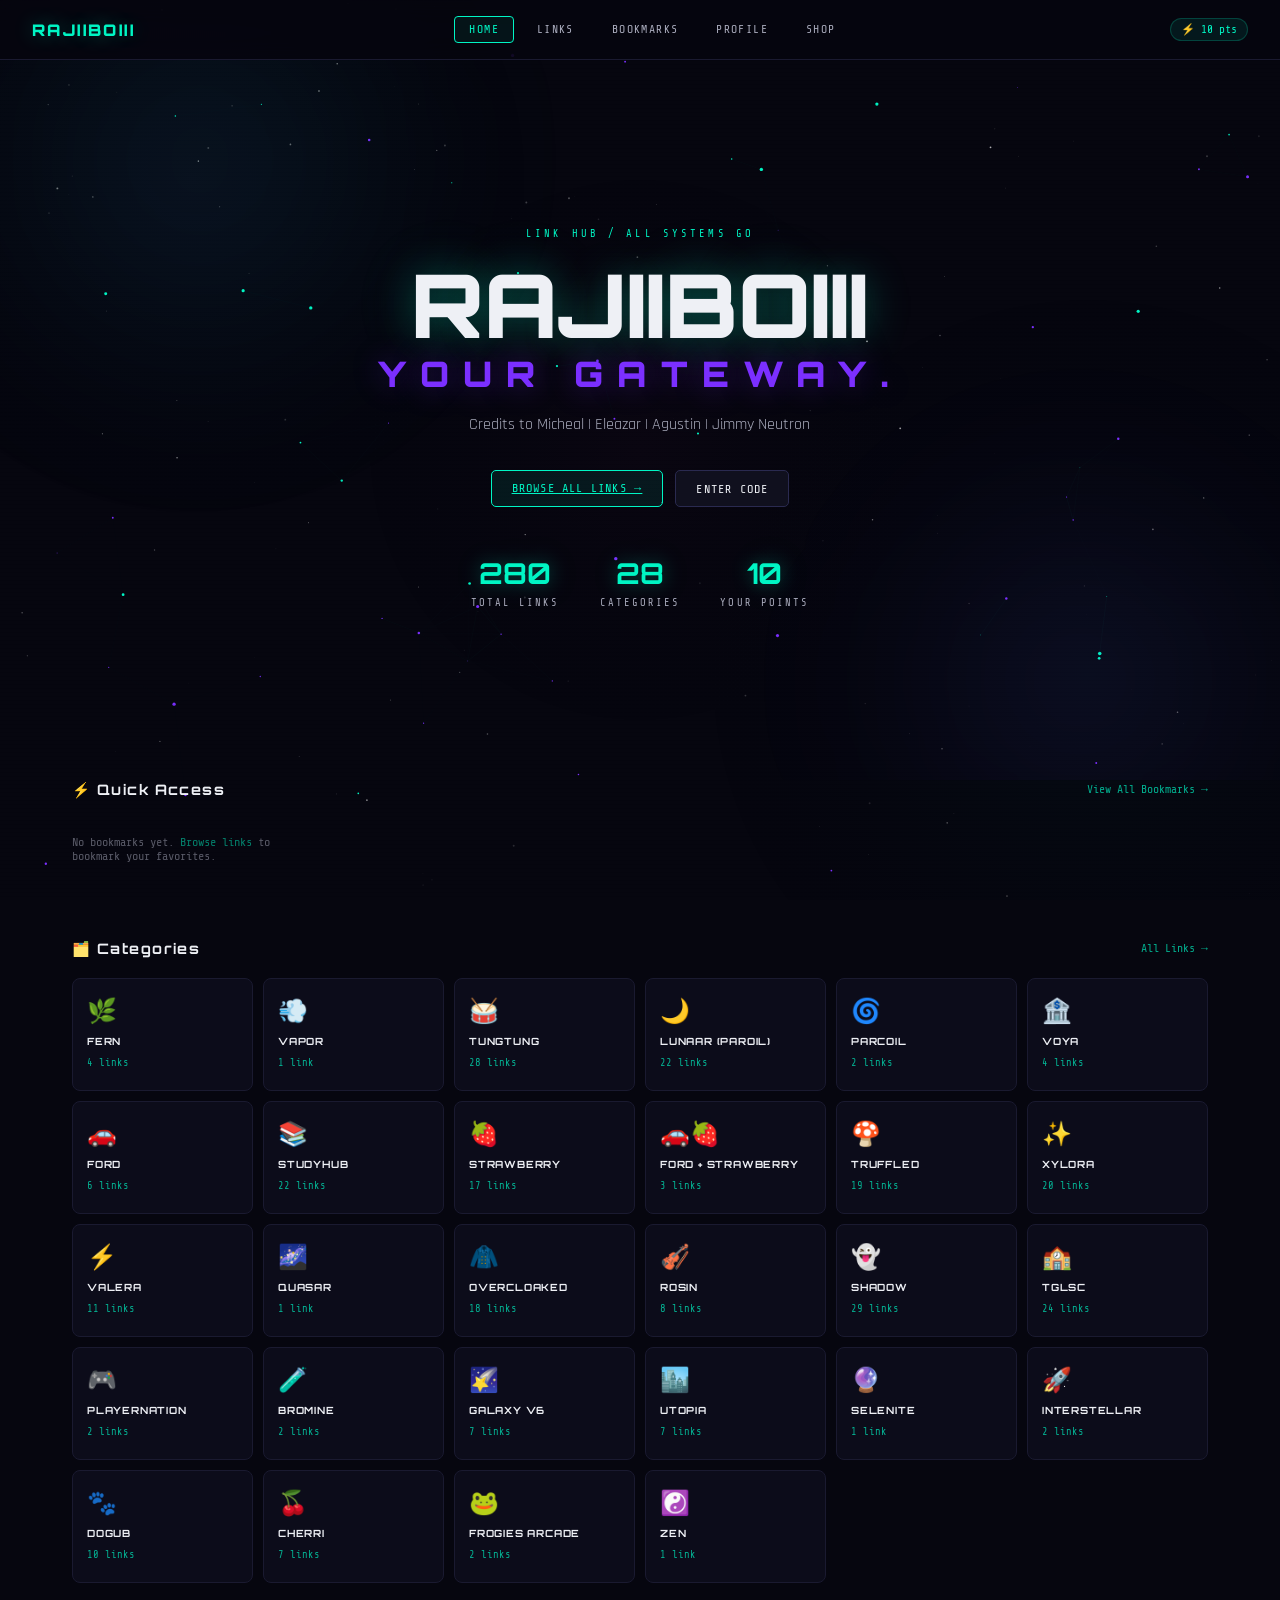
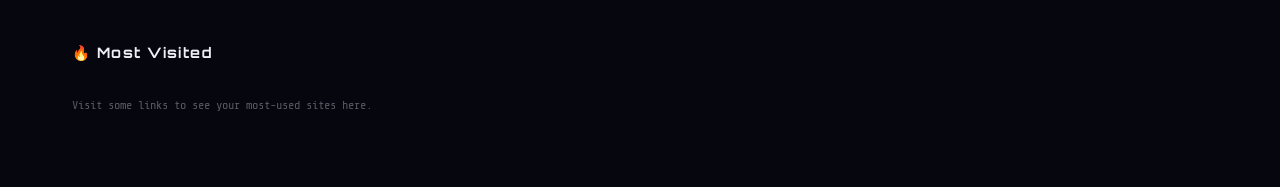
<file: V1.1/index.html>
<!DOCTYPE html>
<html lang="en">
<head>
  <meta charset="UTF-8">
  <meta name="viewport" content="width=device-width, initial-scale=1.0">
  <title>RAJIIBOIII — Hub</title>
  <link rel="stylesheet" href="css/shared.css">
  <link rel="stylesheet" href="css/home.css">
</head>
<body>
  <canvas id="bg-canvas"></canvas>
  <div class="scanline"></div>
  <div id="toast-container"></div>

  <!-- NAV -->
  <nav>
    <a href="index.html" class="nav-logo">RAJIIBOIII</a>
    <div class="nav-links">
      <a href="index.html" class="active">Home</a>
      <a href="pages/links.html">Links</a>
      <a href="pages/bookmarks.html">Bookmarks</a>
      <a href="pages/profile.html">Profile</a>
      <a href="pages/coming-soon.html">Shop</a>
    </div>
    <div class="nav-right">
      <span id="points-display">⚡ 0 pts</span>
      <span id="title-badge"></span>
    </div>
  </nav>

  <div class="page-wrap">
    <!-- HERO -->
    <section class="hero">
      <div class="hero-glow glow-1"></div>
      <div class="hero-glow glow-2"></div>
      <div class="hero-inner">
        <div class="hero-label">LINK HUB / ALL SYSTEMS GO</div>
        <h1 class="hero-title">
          <span class="hero-name">RAJIIBOIII</span><br>
          <span class="hero-sub">YOUR GATEWAY.</span>
        </h1>
        <p class="hero-desc">Credits to Micheal | Eleazar | Agustin | Jimmy Neutron</p>
        <div class="hero-actions">
          <a href="pages/links.html" class="btn primary">Browse All Links →</a>
          <button class="btn" onclick="openCodeModal()">Enter Code</button>
        </div>
        <div class="hero-stats">
          <div class="stat-item">
            <span class="stat-num" id="total-links-count">—</span>
            <span class="stat-label">Total Links</span>
          </div>
          <div class="stat-item">
            <span class="stat-num" id="total-cats-count">—</span>
            <span class="stat-label">Categories</span>
          </div>
          <div class="stat-item">
            <span class="stat-num" id="user-pts-count">—</span>
            <span class="stat-label">Your Points</span>
          </div>
        </div>
      </div>
    </section>

    <!-- QUICK ACCESS (bookmarks) -->
    <section class="section">
      <div class="section-header">
        <h2 class="section-title">⚡ Quick Access</h2>
        <a href="pages/bookmarks.html" class="section-link">View All Bookmarks →</a>
      </div>
      <div id="quick-bookmarks" class="quick-grid">
        <div class="empty-state" id="bm-empty">No bookmarks yet. <a href="pages/links.html">Browse links</a> to bookmark your favorites.</div>
      </div>
    </section>

    <!-- CATEGORY PREVIEW GRID -->
    <section class="section">
      <div class="section-header">
        <h2 class="section-title">🗂️ Categories</h2>
        <a href="pages/links.html" class="section-link">All Links →</a>
      </div>
      <div id="cat-grid" class="cat-grid"></div>
    </section>

    <!-- MOST VISITED -->
    <section class="section">
      <div class="section-header">
        <h2 class="section-title">🔥 Most Visited</h2>
      </div>
      <div id="most-visited" class="most-visited">
        <div class="empty-state" id="mv-empty">Visit some links to see your most-used sites here.</div>
      </div>
    </section>
  </div>

  <!-- CODE MODAL -->
  <div class="modal-overlay" id="code-modal">
    <div class="modal">
      <button class="modal-close" onclick="closeModal('code-modal')">✕</button>
      <h2>🔑 Enter Code</h2>
      <p style="font-size:0.85rem;color:var(--text);margin-bottom:16px;">Got a secret code? Enter it below to unlock a title and bonus points.</p>
      <input class="input-field" id="code-input" type="text" placeholder="Enter your code..." style="margin-bottom:12px;" onkeydown="if(event.key==='Enter') submitCode()">
      <button class="btn primary" onclick="submitCode()" style="width:100%">Redeem Code</button>
      <div id="code-result" style="margin-top:12px;font-size:0.8rem;font-family:'Share Tech Mono',monospace;"></div>
    </div>
  </div>

  <script src="js/links-data.js"></script>
  <script src="js/state.js"></script>
  <script src="js/ui.js"></script>
  <script src="js/home.js"></script>
</body>
</html>
</file>
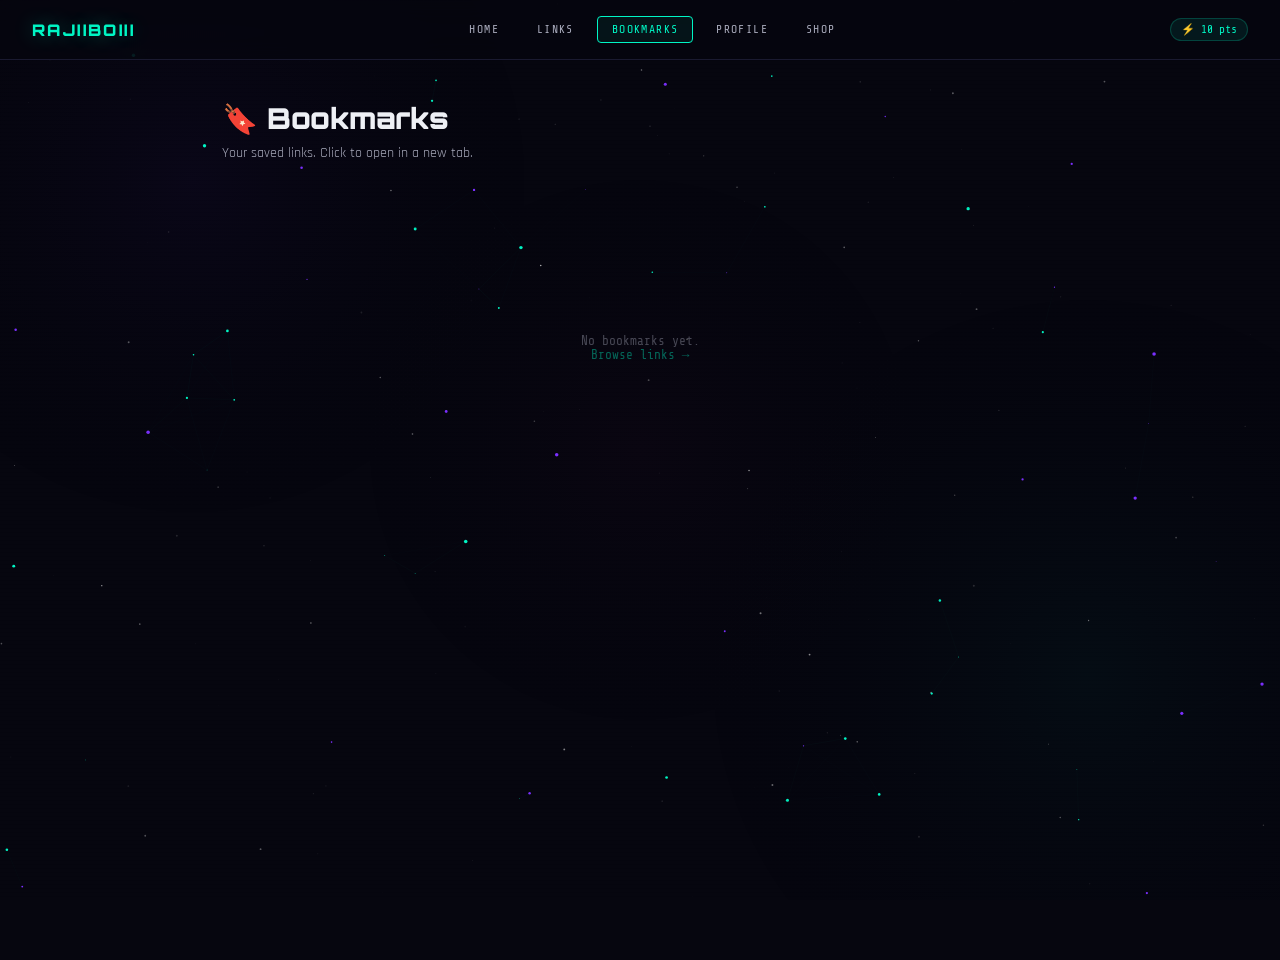
<file: V1.1/pages/bookmarks.html>
<!DOCTYPE html>
<html lang="en">
<head>
  <meta charset="UTF-8">
  <meta name="viewport" content="width=device-width, initial-scale=1.0">
  <title>RAJIIBOIII — Bookmarks</title>
  <link rel="stylesheet" href="../css/shared.css">
  <style>
    .page-header {
      max-width: 900px;
      margin: 0 auto;
      padding: 40px 32px 24px;
    }
    .page-title {
      font-family: 'Orbitron', monospace;
      font-size: 1.8rem;
      font-weight: 900;
      color: var(--text-bright);
      margin-bottom: 8px;
    }
    .page-sub { font-size: 0.9rem; color: var(--text); margin-bottom: 28px; }

    .bm-list {
      max-width: 900px;
      margin: 0 auto;
      padding: 0 32px 60px;
      display: grid;
      grid-template-columns: repeat(auto-fill, minmax(280px, 1fr));
      gap: 10px;
    }

    .bm-card {
      background: var(--surface);
      border: 1px solid var(--border);
      border-radius: 8px;
      padding: 14px 16px;
      display: flex;
      align-items: center;
      gap: 12px;
      transition: all 0.2s;
    }
    .bm-card:hover { border-color: var(--accent); }

    .bm-icon { font-size: 1rem; flex-shrink: 0; }

    .bm-info { flex: 1; overflow: hidden; }
    .bm-url {
      font-family: 'Share Tech Mono', monospace;
      font-size: 0.72rem;
      color: var(--text-bright);
      overflow: hidden;
      text-overflow: ellipsis;
      white-space: nowrap;
      display: block;
    }
    .bm-visits {
      font-family: 'Share Tech Mono', monospace;
      font-size: 0.62rem;
      color: var(--text);
      opacity: 0.4;
      margin-top: 2px;
    }

    .bm-actions { display: flex; gap: 6px; }

    .icon-btn {
      background: none;
      border: 1px solid var(--border-bright);
      border-radius: 4px;
      padding: 5px 8px;
      cursor: pointer;
      font-size: 0.7rem;
      color: var(--text);
      transition: all 0.15s;
    }
    .icon-btn:hover { border-color: var(--accent3); color: var(--accent3); }
    .icon-btn.open-btn:hover { border-color: var(--accent); color: var(--accent); }

    .empty-state {
      font-family: 'Share Tech Mono', monospace;
      font-size: 0.8rem;
      color: var(--text);
      opacity: 0.4;
      padding: 60px 32px;
      text-align: center;
      max-width: 900px;
      margin: 0 auto;
    }
    .empty-state a { color: var(--accent); text-decoration: none; }

    .bm-toolbar {
      display: flex;
      gap: 10px;
      align-items: center;
      flex-wrap: wrap;
    }
    .bm-count {
      font-family: 'Share Tech Mono', monospace;
      font-size: 0.72rem;
      color: var(--text);
      opacity: 0.6;
    }
  </style>
</head>
<body>
  <canvas id="bg-canvas"></canvas>
  <div class="scanline"></div>
  <div id="toast-container"></div>

  <nav>
    <a href="../index.html" class="nav-logo">RAJIIBOIII</a>
    <div class="nav-links">
      <a href="../index.html">Home</a>
      <a href="links.html">Links</a>
      <a href="bookmarks.html" class="active">Bookmarks</a>
      <a href="profile.html">Profile</a>
      <a href="coming-soon.html">Shop</a>
    </div>
    <div class="nav-right">
      <span id="points-display">⚡ 0 pts</span>
      <span id="title-badge"></span>
    </div>
  </nav>

  <div class="page-wrap">
    <div class="page-header">
      <h1 class="page-title">🔖 Bookmarks</h1>
      <p class="page-sub">Your saved links. Click to open in a new tab.</p>
      <div class="bm-toolbar">
        <span class="bm-count" id="bm-count"></span>
        <button class="btn" onclick="clearAllBookmarks()" id="clear-btn" style="display:none">Clear All</button>
      </div>
    </div>
    <div id="bm-list" class="bm-list"></div>
    <div id="bm-empty" class="empty-state" style="display:none">
      No bookmarks yet.<br>
      <a href="links.html">Browse links →</a>
    </div>
  </div>

  <script src="../js/links-data.js"></script>
  <script src="../js/state.js"></script>
  <script src="../js/ui.js"></script>
  <script>
  document.addEventListener('DOMContentLoaded', () => {
    initBgCanvas();
    initNav();
    renderBookmarks();
  });

  function renderBookmarks() {
    const p = getProfile();
    const bms = p.bookmarks || [];
    const list = document.getElementById('bm-list');
    const empty = document.getElementById('bm-empty');
    const countEl = document.getElementById('bm-count');
    const clearBtn = document.getElementById('clear-btn');
    list.innerHTML = '';

    if (bms.length === 0) {
      empty.style.display = 'block';
      countEl.textContent = '';
      clearBtn.style.display = 'none';
      return;
    }

    empty.style.display = 'none';
    countEl.textContent = `${bms.length} bookmark${bms.length !== 1 ? 's' : ''}`;
    clearBtn.style.display = '';

    bms.forEach(url => {
      const visits = (p.linkVisits || {})[url] || 0;
      const host = url.replace(/^https?:\/\//, '');
      const card = document.createElement('div');
      card.className = 'bm-card';
      card.innerHTML = `
        <span class="bm-icon">🔖</span>
        <div class="bm-info">
          <span class="bm-url">${host}</span>
          <span class="bm-visits">${visits > 0 ? `${visits} visit${visits !== 1 ? 's' : ''}` : 'Not visited yet'}</span>
        </div>
        <div class="bm-actions">
          <button class="icon-btn open-btn" onclick="openLink('${url}')">Open ↗</button>
          <button class="icon-btn" onclick="removeBookmark('${url}', this)">✕</button>
        </div>
      `;
      list.appendChild(card);
    });
  }

  function openLink(url) {
    recordLinkVisit(url);
    refreshPoints();
    window.open(url, '_blank', 'noopener,noreferrer');
    setTimeout(renderBookmarks, 100);
  }

  function removeBookmark(url, btn) {
    toggleBookmark(url);
    btn.closest('.bm-card').remove();
    const p = getProfile();
    const remaining = p.bookmarks?.length || 0;
    document.getElementById('bm-count').textContent = `${remaining} bookmark${remaining !== 1 ? 's' : ''}`;
    if (remaining === 0) {
      document.getElementById('bm-empty').style.display = 'block';
      document.getElementById('clear-btn').style.display = 'none';
    }
    showToast('Bookmark removed', 'info');
  }

  function clearAllBookmarks() {
    if (!confirm('Remove all bookmarks?')) return;
    const p = getProfile();
    p.bookmarks = [];
    saveProfile(p);
    renderBookmarks();
    showToast('All bookmarks cleared', 'info');
  }
  </script>
</body>
</html>
</file>
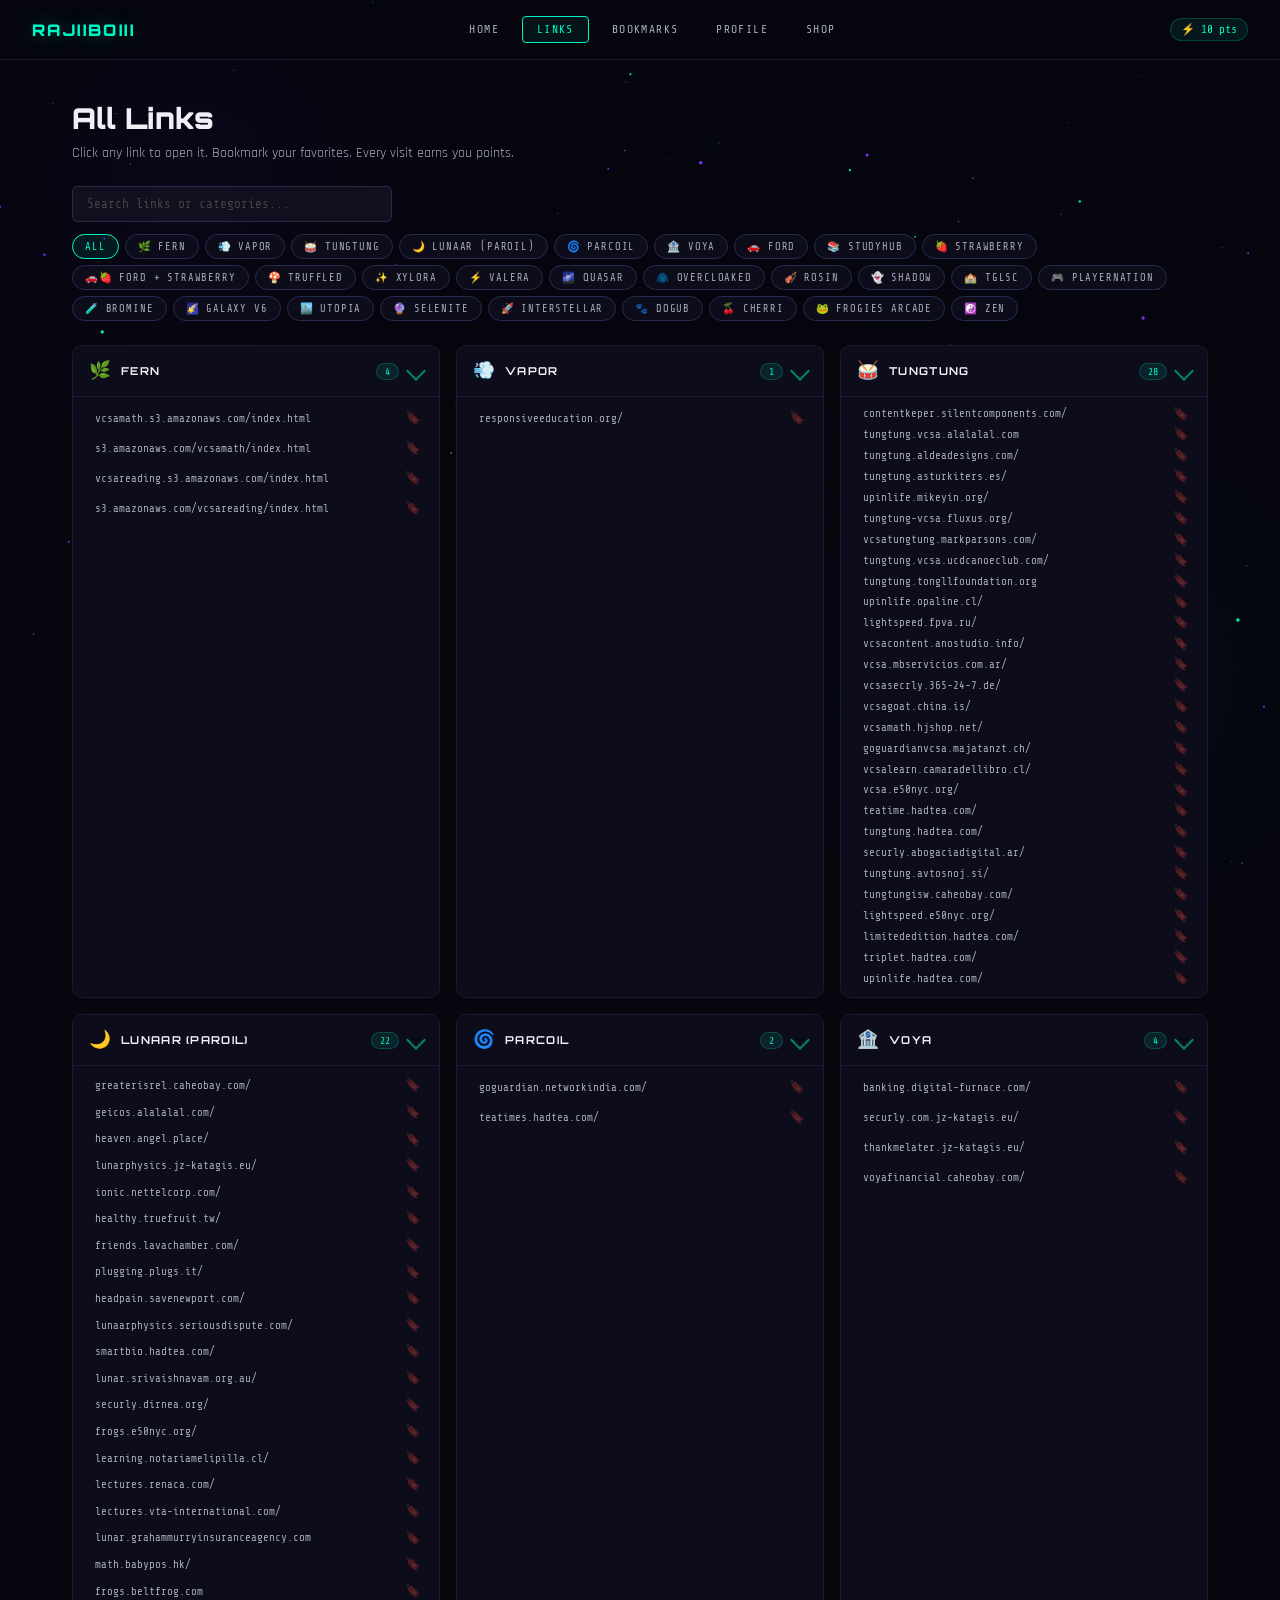
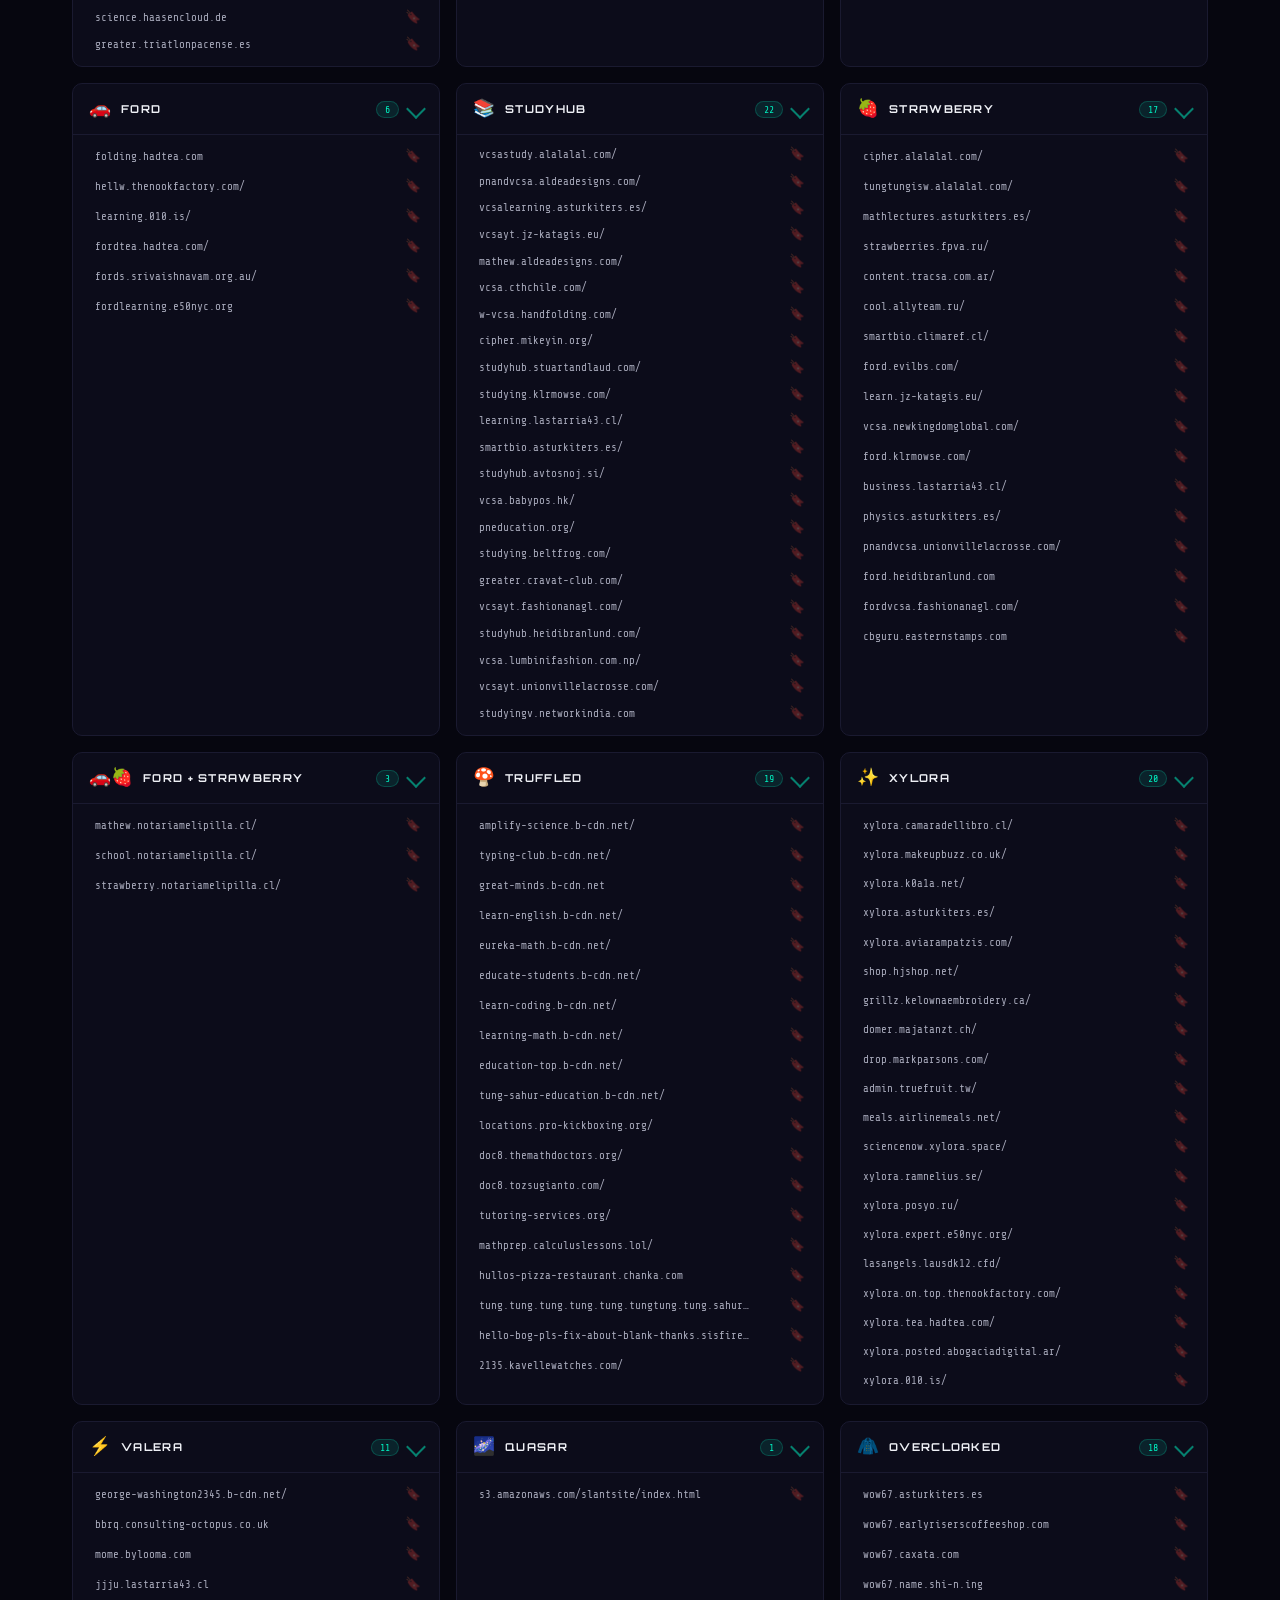
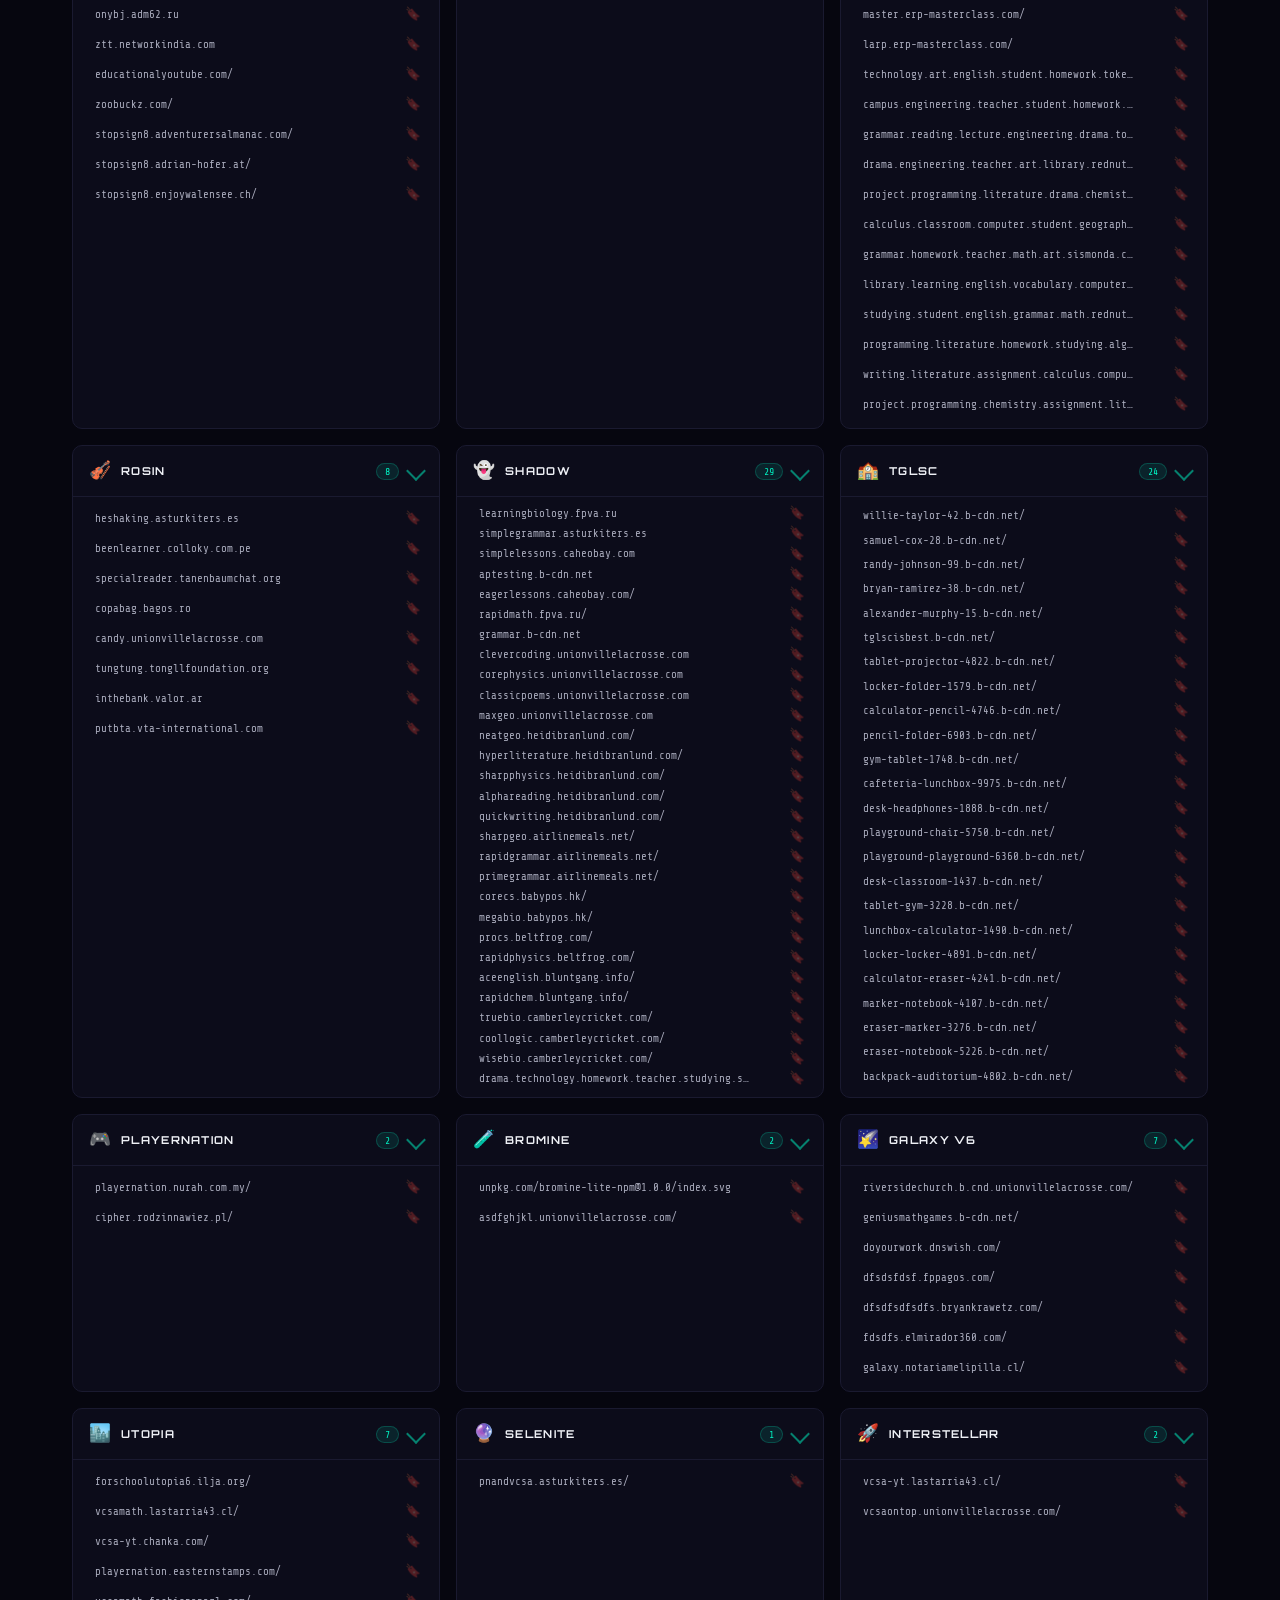
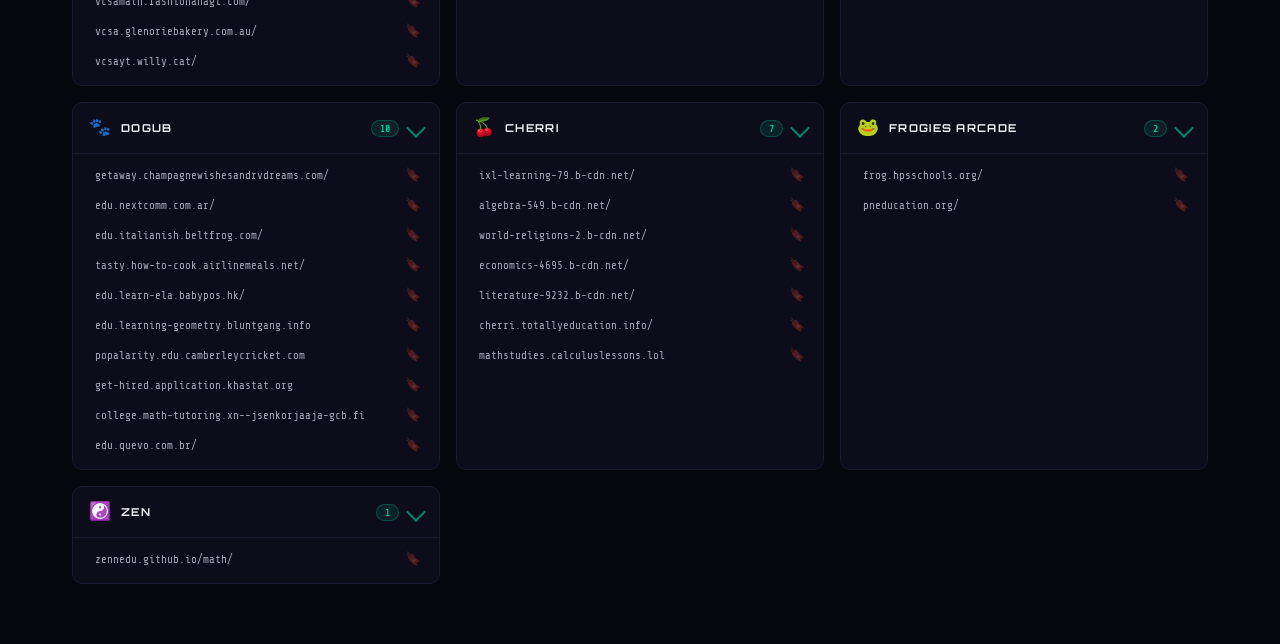
<file: V1.1/pages/links.html>
<!DOCTYPE html>
<html lang="en">
<head>
  <meta charset="UTF-8">
  <meta name="viewport" content="width=device-width, initial-scale=1.0">
  <title>RAJIIBOIII — Links</title>
  <link rel="stylesheet" href="../css/shared.css">
  <link rel="stylesheet" href="../css/links.css">
</head>
<body>
  <canvas id="bg-canvas"></canvas>
  <div class="scanline"></div>
  <div id="toast-container"></div>

  <nav>
    <a href="../index.html" class="nav-logo">RAJIIBOIII</a>
    <div class="nav-links">
      <a href="../index.html">Home</a>
      <a href="links.html" class="active">Links</a>
      <a href="bookmarks.html">Bookmarks</a>
      <a href="profile.html">Profile</a>
      <a href="coming-soon.html">Shop</a>
    </div>
    <div class="nav-right">
      <span id="points-display">⚡ 0 pts</span>
      <span id="title-badge"></span>
    </div>
  </nav>

  <div class="page-wrap">
    <div class="links-header">
      <h1 class="links-title">All Links</h1>
      <p class="links-sub">Click any link to open it. Bookmark your favorites. Every visit earns you points.</p>
      <div class="links-toolbar">
        <input class="input-field search-field" id="search-input" type="text" placeholder="Search links or categories...">
        <div class="filter-pills" id="filter-pills">
          <button class="pill active" data-filter="all">All</button>
        </div>
      </div>
    </div>

    <div id="links-grid" class="links-grid"></div>
  </div>

  <script src="../js/links-data.js"></script>
  <script src="../js/state.js"></script>
  <script src="../js/ui.js"></script>
  <script src="../js/links.js"></script>
</body>
</html>
</file>
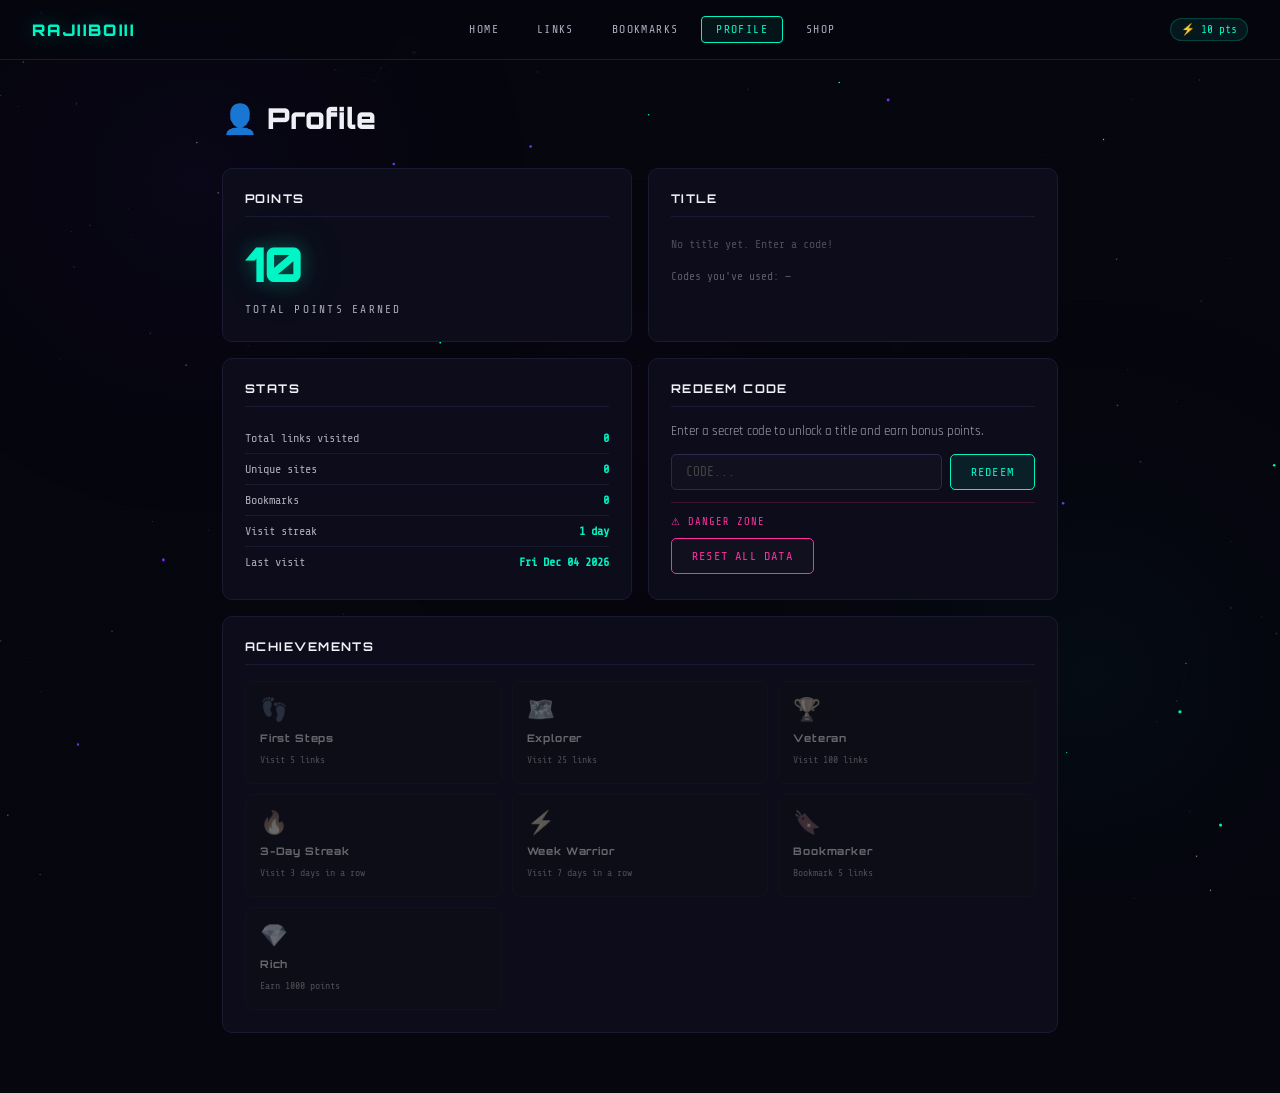
<file: V1.1/pages/profile.html>
<!DOCTYPE html>
<html lang="en">
<head>
  <meta charset="UTF-8">
  <meta name="viewport" content="width=device-width, initial-scale=1.0">
  <title>RAJIIBOIII — Profile</title>
  <link rel="stylesheet" href="../css/shared.css">
  <style>
    .page-header {
      max-width: 900px;
      margin: 0 auto;
      padding: 40px 32px 24px;
    }
    .page-title {
      font-family: 'Orbitron', monospace;
      font-size: 1.8rem;
      font-weight: 900;
      color: var(--text-bright);
      margin-bottom: 8px;
    }

    .profile-wrap {
      max-width: 900px;
      margin: 0 auto;
      padding: 0 32px 60px;
      display: grid;
      grid-template-columns: 1fr 1fr;
      gap: 16px;
    }
    @media (max-width: 600px) { .profile-wrap { grid-template-columns: 1fr; } }

    .profile-card {
      background: var(--surface);
      border: 1px solid var(--border);
      border-radius: 10px;
      padding: 22px;
    }
    .profile-card.wide { grid-column: 1 / -1; }

    .card-title {
      font-family: 'Orbitron', monospace;
      font-size: 0.75rem;
      font-weight: 700;
      letter-spacing: 0.12em;
      color: var(--text-bright);
      text-transform: uppercase;
      margin-bottom: 16px;
      padding-bottom: 10px;
      border-bottom: 1px solid var(--border);
    }

    .stat-row {
      display: flex;
      justify-content: space-between;
      align-items: center;
      padding: 8px 0;
      border-bottom: 1px solid var(--border);
      font-family: 'Share Tech Mono', monospace;
      font-size: 0.75rem;
    }
    .stat-row:last-child { border-bottom: none; }
    .stat-row .label { color: var(--text); }
    .stat-row .value { color: var(--accent); font-weight: 700; }

    /* achievements */
    .ach-grid {
      display: grid;
      grid-template-columns: repeat(auto-fill, minmax(200px, 1fr));
      gap: 10px;
    }
    .ach-item {
      background: var(--surface2);
      border: 1px solid var(--border);
      border-radius: 8px;
      padding: 14px;
      transition: all 0.2s;
    }
    .ach-item.unlocked {
      border-color: var(--accent);
      background: rgba(0,245,196,0.05);
    }
    .ach-item.locked { opacity: 0.4; filter: grayscale(0.8); }
    .ach-icon { font-size: 1.4rem; display: block; margin-bottom: 6px; }
    .ach-label {
      font-family: 'Orbitron', monospace;
      font-size: 0.65rem;
      font-weight: 700;
      letter-spacing: 0.08em;
      color: var(--text-bright);
      display: block;
      margin-bottom: 3px;
    }
    .ach-desc {
      font-family: 'Share Tech Mono', monospace;
      font-size: 0.62rem;
      color: var(--text);
    }

    /* code form */
    .code-form { display: flex; gap: 8px; }
    .code-form .input-field { flex: 1; }
    #code-result {
      margin-top: 10px;
      font-family: 'Share Tech Mono', monospace;
      font-size: 0.75rem;
    }

    /* reset */
    .danger-zone {
      margin-top: 12px;
      padding-top: 12px;
      border-top: 1px solid rgba(255,47,160,0.2);
    }
    .danger-title {
      font-family: 'Share Tech Mono', monospace;
      font-size: 0.65rem;
      color: var(--accent3);
      letter-spacing: 0.1em;
      text-transform: uppercase;
      margin-bottom: 10px;
    }
    .btn.danger {
      border-color: var(--accent3);
      color: var(--accent3);
    }
    .btn.danger:hover { background: rgba(255,47,160,0.08); }

    /* title display */
    .title-display {
      display: inline-flex;
      align-items: center;
      gap: 8px;
      font-family: 'Orbitron', monospace;
      font-size: 0.8rem;
      color: var(--text-bright);
    }
    .title-badge-large {
      font-family: 'Orbitron', monospace;
      font-size: 0.65rem;
      font-weight: 700;
      letter-spacing: 0.15em;
      color: #fff;
      background: linear-gradient(135deg, var(--accent2), var(--accent3));
      padding: 4px 12px;
      border-radius: 99px;
    }
    .no-title { color: var(--text); opacity: 0.4; font-family: 'Share Tech Mono', monospace; font-size: 0.72rem; }

    .pts-big {
      font-family: 'Orbitron', monospace;
      font-size: 3rem;
      font-weight: 900;
      color: var(--accent);
      text-shadow: var(--glow-teal);
      display: block;
      margin-bottom: 4px;
    }
    .pts-label {
      font-family: 'Share Tech Mono', monospace;
      font-size: 0.7rem;
      letter-spacing: 0.2em;
      color: var(--text);
      text-transform: uppercase;
    }
  </style>
</head>
<body>
  <canvas id="bg-canvas"></canvas>
  <div class="scanline"></div>
  <div id="toast-container"></div>

  <nav>
    <a href="../index.html" class="nav-logo">RAJIIBOIII</a>
    <div class="nav-links">
      <a href="../index.html">Home</a>
      <a href="links.html">Links</a>
      <a href="bookmarks.html">Bookmarks</a>
      <a href="profile.html" class="active">Profile</a>
      <a href="coming-soon.html">Shop</a>
    </div>
    <div class="nav-right">
      <span id="points-display">⚡ 0 pts</span>
      <span id="title-badge"></span>
    </div>
  </nav>

  <div class="page-wrap">
    <div class="page-header">
      <h1 class="page-title">👤 Profile</h1>
    </div>

    <div class="profile-wrap">

      <!-- POINTS -->
      <div class="profile-card">
        <div class="card-title">Points</div>
        <span class="pts-big" id="pts-big">0</span>
        <span class="pts-label">Total Points Earned</span>
      </div>

      <!-- TITLE -->
      <div class="profile-card">
        <div class="card-title">Title</div>
        <div id="title-display" class="title-display">
          <span class="no-title">No title yet. Enter a code!</span>
        </div>
        <div style="margin-top:14px;font-family:'Share Tech Mono',monospace;font-size:0.7rem;color:var(--text);opacity:0.5;line-height:1.6;">
          Codes you've used: <span id="codes-used">—</span>
        </div>
      </div>

      <!-- STATS -->
      <div class="profile-card">
        <div class="card-title">Stats</div>
        <div class="stat-row"><span class="label">Total links visited</span><span class="value" id="stat-visits">0</span></div>
        <div class="stat-row"><span class="label">Unique sites</span><span class="value" id="stat-unique">0</span></div>
        <div class="stat-row"><span class="label">Bookmarks</span><span class="value" id="stat-bm">0</span></div>
        <div class="stat-row"><span class="label">Visit streak</span><span class="value" id="stat-streak">0 days</span></div>
        <div class="stat-row"><span class="label">Last visit</span><span class="value" id="stat-last">—</span></div>
      </div>

      <!-- REDEEM CODE -->
      <div class="profile-card">
        <div class="card-title">Redeem Code</div>
        <p style="font-size:0.82rem;color:var(--text);margin-bottom:14px;">Enter a secret code to unlock a title and earn bonus points.</p>
        <div class="code-form">
          <input class="input-field" id="code-input" type="text" placeholder="CODE..." onkeydown="if(event.key==='Enter') submitCode()">
          <button class="btn primary" onclick="submitCode()">Redeem</button>
        </div>
        <div id="code-result"></div>

        <div class="danger-zone">
          <div class="danger-title">⚠ Danger Zone</div>
          <button class="btn danger" onclick="resetProfile()">Reset All Data</button>
        </div>
      </div>

      <!-- ACHIEVEMENTS -->
      <div class="profile-card wide">
        <div class="card-title">Achievements</div>
        <div class="ach-grid" id="ach-grid"></div>
      </div>

    </div>
  </div>

  <script src="../js/links-data.js"></script>
  <script src="../js/state.js"></script>
  <script src="../js/ui.js"></script>
  <script>
  document.addEventListener('DOMContentLoaded', () => {
    initBgCanvas();
    initNav();
    renderProfile();
  });

  function renderProfile() {
    const p = getProfile();

    document.getElementById('pts-big').textContent = p.points || 0;

    // Title
    const td = document.getElementById('title-display');
    if (p.title) {
      td.innerHTML = `<span class="title-badge-large">${p.title}</span>`;
    }

    // Codes used
    document.getElementById('codes-used').textContent = (p.codesUsed || []).join(', ') || '—';

    // Stats
    const visits = Object.values(p.linkVisits || {}).reduce((a,b) => a+b, 0);
    const unique = Object.keys(p.linkVisits || {}).length;
    document.getElementById('stat-visits').textContent = visits;
    document.getElementById('stat-unique').textContent = unique;
    document.getElementById('stat-bm').textContent = (p.bookmarks || []).length;
    document.getElementById('stat-streak').textContent = `${p.visitStreak || 0} day${p.visitStreak !== 1 ? 's' : ''}`;
    document.getElementById('stat-last').textContent = p.lastVisit || '—';

    // Achievements
    const achGrid = document.getElementById('ach-grid');
    achGrid.innerHTML = '';
    REWARDS.forEach(r => {
      const unlocked = (p.unlockedRewards || []).includes(r.id);
      const div = document.createElement('div');
      div.className = `ach-item ${unlocked ? 'unlocked' : 'locked'}`;
      div.innerHTML = `
        <span class="ach-icon">${r.icon}</span>
        <span class="ach-label">${r.label}</span>
        <span class="ach-desc">${r.desc}</span>
        ${unlocked ? '<div style="margin-top:6px;font-family:\'Share Tech Mono\',monospace;font-size:0.6rem;color:var(--accent)">✓ UNLOCKED</div>' : ''}
      `;
      achGrid.appendChild(div);
    });
  }

  function submitCode() {
    const code = document.getElementById('code-input').value;
    const result = redeemCode(code);
    const el = document.getElementById('code-result');
    if (result.success) {
      el.style.color = 'var(--accent)';
      el.textContent = `✓ Title "${result.title}" unlocked! +${result.bonus} pts`;
      showToast(`🎉 Code redeemed! Title: ${result.title}`, 'success');
      refreshPoints();
      renderProfile();
    } else {
      el.style.color = 'var(--accent3)';
      el.textContent = `✗ ${result.msg}`;
    }
    document.getElementById('code-input').value = '';
  }

  function resetProfile() {
    if (!confirm('Reset ALL data? Points, bookmarks, and visit history will be lost.')) return;
    localStorage.removeItem('raji_profile');
    showToast('Profile reset.', 'info');
    setTimeout(() => location.reload(), 800);
  }
  </script>
</body>
</html>
</file>
<file: V1.1/css/shared.css>
@import url('https://fonts.googleapis.com/css2?family=Share+Tech+Mono&family=Orbitron:wght@400;700;900&family=Rajdhani:wght@400;600;700&display=swap');

:root {
  --bg: #06060f;
  --surface: #0c0c1a;
  --surface2: #10101e;
  --border: #1a1a30;
  --border-bright: #2a2a50;
  --accent: #00f5c4;
  --accent2: #7b2fff;
  --accent3: #ff2fa0;
  --text: #a8aabb;
  --text-bright: #eef0f5;
  --glow-teal: 0 0 20px #00f5c455, 0 0 60px #00f5c422;
  --glow-purple: 0 0 20px #7b2fff55, 0 0 60px #7b2fff22;
}

*, *::before, *::after { box-sizing: border-box; margin: 0; padding: 0; }

html { scroll-behavior: smooth; }

body {
  background: var(--bg);
  color: var(--text);
  font-family: 'Rajdhani', sans-serif;
  min-height: 100vh;
  overflow-x: hidden;
}

/* ---- CANVAS BG ---- */
#bg-canvas {
  position: fixed;
  inset: 0;
  z-index: 0;
  pointer-events: none;
}

/* ---- SCANLINE ---- */
.scanline {
  position: fixed;
  inset: 0;
  z-index: 1;
  pointer-events: none;
  background: repeating-linear-gradient(0deg, transparent, transparent 3px, rgba(0,0,0,0.04) 3px, rgba(0,0,0,0.04) 4px);
  animation: scanMove 8s linear infinite;
}
@keyframes scanMove {
  0% { background-position: 0 0; }
  100% { background-position: 0 100px; }
}

/* ---- WRAPPER ---- */
.page-wrap {
  position: relative;
  z-index: 2;
  min-height: 100vh;
}

/* ---- NAV ---- */
nav {
  display: flex;
  align-items: center;
  justify-content: space-between;
  padding: 16px 32px;
  border-bottom: 1px solid var(--border);
  backdrop-filter: blur(12px);
  background: rgba(6,6,15,0.7);
  position: sticky;
  top: 0;
  z-index: 100;
}

.nav-logo {
  font-family: 'Orbitron', monospace;
  font-weight: 900;
  font-size: 1rem;
  letter-spacing: 0.15em;
  color: var(--accent);
  text-shadow: var(--glow-teal);
  text-decoration: none;
}

.nav-links {
  display: flex;
  gap: 8px;
  align-items: center;
}

.nav-links a {
  font-family: 'Share Tech Mono', monospace;
  font-size: 0.72rem;
  letter-spacing: 0.12em;
  color: var(--text);
  text-decoration: none;
  padding: 6px 14px;
  border: 1px solid transparent;
  border-radius: 4px;
  transition: all 0.2s;
  text-transform: uppercase;
}

.nav-links a:hover, .nav-links a.active {
  color: var(--accent);
  border-color: var(--accent);
  background: rgba(0,245,196,0.06);
}

.nav-right {
  display: flex;
  align-items: center;
  gap: 12px;
}

#points-display {
  font-family: 'Share Tech Mono', monospace;
  font-size: 0.7rem;
  color: var(--accent);
  background: rgba(0,245,196,0.08);
  border: 1px solid rgba(0,245,196,0.2);
  padding: 4px 10px;
  border-radius: 99px;
}

#title-badge {
  font-family: 'Orbitron', monospace;
  font-size: 0.6rem;
  font-weight: 700;
  letter-spacing: 0.15em;
  color: #fff;
  background: linear-gradient(135deg, var(--accent2), var(--accent3));
  padding: 3px 10px;
  border-radius: 99px;
  display: none;
}

/* ---- TOAST ---- */
#toast-container {
  position: fixed;
  bottom: 24px;
  right: 24px;
  z-index: 9999;
  display: flex;
  flex-direction: column;
  gap: 8px;
  align-items: flex-end;
}

.toast {
  font-family: 'Share Tech Mono', monospace;
  font-size: 0.72rem;
  padding: 10px 18px;
  border-radius: 6px;
  border: 1px solid var(--border-bright);
  background: var(--surface2);
  color: var(--text-bright);
  animation: toastIn 0.3s ease, toastOut 0.3s ease 2.7s forwards;
  max-width: 300px;
}
.toast.achievement {
  border-color: var(--accent);
  color: var(--accent);
  background: rgba(0,245,196,0.08);
  box-shadow: var(--glow-teal);
}
.toast.success {
  border-color: var(--accent);
  color: var(--accent);
}
.toast.error {
  border-color: var(--accent3);
  color: var(--accent3);
}

@keyframes toastIn {
  from { opacity: 0; transform: translateX(30px); }
  to { opacity: 1; transform: translateX(0); }
}
@keyframes toastOut {
  from { opacity: 1; transform: translateX(0); }
  to { opacity: 0; transform: translateX(30px); }
}

/* ---- MODAL ---- */
.modal-overlay {
  position: fixed;
  inset: 0;
  background: rgba(6,6,15,0.85);
  backdrop-filter: blur(8px);
  z-index: 500;
  display: flex;
  align-items: center;
  justify-content: center;
  opacity: 0;
  pointer-events: none;
  transition: opacity 0.25s;
}
.modal-overlay.open {
  opacity: 1;
  pointer-events: all;
}
.modal {
  background: var(--surface);
  border: 1px solid var(--border-bright);
  border-radius: 10px;
  padding: 32px;
  width: min(440px, 90vw);
  position: relative;
  transform: translateY(20px);
  transition: transform 0.25s;
}
.modal-overlay.open .modal {
  transform: translateY(0);
}
.modal h2 {
  font-family: 'Orbitron', monospace;
  font-size: 1rem;
  color: var(--text-bright);
  margin-bottom: 20px;
  letter-spacing: 0.1em;
}
.modal-close {
  position: absolute;
  top: 16px; right: 16px;
  background: none; border: none;
  color: var(--text); font-size: 1.2rem;
  cursor: pointer; line-height: 1;
}
.modal-close:hover { color: var(--accent3); }

/* ---- BUTTONS ---- */
.btn {
  font-family: 'Share Tech Mono', monospace;
  font-size: 0.75rem;
  letter-spacing: 0.1em;
  padding: 10px 20px;
  border-radius: 5px;
  border: 1px solid var(--border-bright);
  background: var(--surface2);
  color: var(--text-bright);
  cursor: pointer;
  transition: all 0.2s;
  text-transform: uppercase;
}
.btn:hover {
  border-color: var(--accent);
  color: var(--accent);
  background: rgba(0,245,196,0.06);
}
.btn.primary {
  border-color: var(--accent);
  color: var(--accent);
  background: rgba(0,245,196,0.08);
}
.btn.primary:hover {
  background: rgba(0,245,196,0.15);
  box-shadow: var(--glow-teal);
}

/* ---- INPUTS ---- */
.input-field {
  width: 100%;
  background: var(--surface2);
  border: 1px solid var(--border-bright);
  border-radius: 5px;
  color: var(--text-bright);
  font-family: 'Share Tech Mono', monospace;
  font-size: 0.8rem;
  padding: 10px 14px;
  outline: none;
  transition: border-color 0.2s;
}
.input-field:focus { border-color: var(--accent); }
.input-field::placeholder { color: #444; }
</file>
<file: V1.1/css/home.css>
.hero {
  position: relative;
  min-height: 80vh;
  display: flex;
  align-items: center;
  justify-content: center;
  overflow: hidden;
  padding: 80px 32px;
}

.hero-glow {
  position: absolute;
  border-radius: 50%;
  filter: blur(80px);
  pointer-events: none;
}
.glow-1 {
  width: 600px; height: 600px;
  top: -200px; left: -100px;
  background: radial-gradient(circle, rgba(0,245,196,0.07) 0%, transparent 70%);
  animation: floatGlow 8s ease-in-out infinite alternate;
}
.glow-2 {
  width: 500px; height: 500px;
  bottom: -150px; right: -50px;
  background: radial-gradient(circle, rgba(123,47,255,0.08) 0%, transparent 70%);
  animation: floatGlow 10s ease-in-out infinite alternate-reverse;
}
@keyframes floatGlow {
  from { transform: translate(0, 0) scale(1); }
  to { transform: translate(30px, 20px) scale(1.1); }
}

.hero-inner {
  max-width: 700px;
  text-align: center;
  position: relative;
}

.hero-label {
  font-family: 'Share Tech Mono', monospace;
  font-size: 0.65rem;
  letter-spacing: 0.3em;
  color: var(--accent);
  text-transform: uppercase;
  margin-bottom: 20px;
  opacity: 0;
  animation: fadeUp 0.6s ease 0.2s forwards;
}

.hero-title {
  font-family: 'Orbitron', monospace;
  font-weight: 900;
  font-size: clamp(2.8rem, 8vw, 5.5rem);
  line-height: 1;
  margin-bottom: 20px;
  opacity: 0;
  animation: fadeUp 0.6s ease 0.4s forwards;
}

.hero-name {
  color: var(--text-bright);
  text-shadow: 0 0 40px rgba(0,245,196,0.3), 0 0 80px rgba(0,245,196,0.1);
}

.hero-sub {
  font-size: 40%;
  color: var(--accent2);
  letter-spacing: 0.4em;
  display: block;
  margin-top: 8px;
  text-shadow: 0 0 30px rgba(123,47,255,0.4);
}

.hero-desc {
  font-size: 1rem;
  line-height: 1.7;
  color: var(--text);
  max-width: 480px;
  margin: 0 auto 32px;
  opacity: 0;
  animation: fadeUp 0.6s ease 0.6s forwards;
}

.hero-actions {
  display: flex;
  gap: 12px;
  justify-content: center;
  flex-wrap: wrap;
  margin-bottom: 48px;
  opacity: 0;
  animation: fadeUp 0.6s ease 0.8s forwards;
}

.hero-stats {
  display: flex;
  gap: 40px;
  justify-content: center;
  flex-wrap: wrap;
  opacity: 0;
  animation: fadeUp 0.6s ease 1s forwards;
}

.stat-item {
  text-align: center;
}
.stat-num {
  display: block;
  font-family: 'Orbitron', monospace;
  font-size: 1.8rem;
  font-weight: 700;
  color: var(--accent);
  text-shadow: var(--glow-teal);
}
.stat-label {
  font-family: 'Share Tech Mono', monospace;
  font-size: 0.65rem;
  letter-spacing: 0.2em;
  color: var(--text);
  text-transform: uppercase;
}

@keyframes fadeUp {
  from { opacity: 0; transform: translateY(20px); }
  to { opacity: 1; transform: translateY(0); }
}

/* SECTION */
.section {
  max-width: 1200px;
  margin: 0 auto 60px;
  padding: 0 32px;
}

.section-header {
  display: flex;
  align-items: center;
  justify-content: space-between;
  margin-bottom: 20px;
}

.section-title {
  font-family: 'Orbitron', monospace;
  font-size: 0.9rem;
  font-weight: 700;
  color: var(--text-bright);
  letter-spacing: 0.1em;
}

.section-link {
  font-family: 'Share Tech Mono', monospace;
  font-size: 0.72rem;
  color: var(--accent);
  text-decoration: none;
  opacity: 0.7;
  transition: opacity 0.2s;
}
.section-link:hover { opacity: 1; }

/* QUICK BOOKMARKS */
.quick-grid {
  display: grid;
  grid-template-columns: repeat(auto-fill, minmax(200px, 1fr));
  gap: 10px;
}

.quick-bm {
  display: flex;
  align-items: center;
  gap: 10px;
  padding: 12px 14px;
  background: var(--surface);
  border: 1px solid var(--border);
  border-radius: 6px;
  text-decoration: none;
  color: var(--text);
  font-family: 'Share Tech Mono', monospace;
  font-size: 0.72rem;
  transition: all 0.2s;
  overflow: hidden;
}
.quick-bm:hover {
  border-color: var(--accent);
  color: var(--accent);
  background: rgba(0,245,196,0.04);
}
.quick-bm span { overflow: hidden; text-overflow: ellipsis; white-space: nowrap; }

/* CAT GRID */
.cat-grid {
  display: grid;
  grid-template-columns: repeat(auto-fill, minmax(160px, 1fr));
  gap: 10px;
}

.cat-card {
  background: var(--surface);
  border: 1px solid var(--border);
  border-radius: 8px;
  padding: 18px 14px;
  cursor: pointer;
  text-decoration: none;
  display: block;
  transition: all 0.22s;
  position: relative;
  overflow: hidden;
}
.cat-card::after {
  content: '';
  position: absolute;
  inset: 0;
  background: linear-gradient(135deg, rgba(0,245,196,0.04) 0%, transparent 70%);
  opacity: 0;
  transition: opacity 0.2s;
}
.cat-card:hover {
  border-color: var(--accent);
  transform: translateY(-2px);
  box-shadow: 0 8px 32px rgba(0,245,196,0.08);
}
.cat-card:hover::after { opacity: 1; }

.cat-emoji { font-size: 1.5rem; display: block; margin-bottom: 8px; }
.cat-name {
  font-family: 'Orbitron', monospace;
  font-size: 0.62rem;
  font-weight: 700;
  letter-spacing: 0.08em;
  color: var(--text-bright);
  text-transform: uppercase;
  display: block;
  margin-bottom: 4px;
}
.cat-count {
  font-family: 'Share Tech Mono', monospace;
  font-size: 0.65rem;
  color: var(--accent);
  opacity: 0.7;
}

/* MOST VISITED */
.most-visited {
  display: flex;
  flex-direction: column;
  gap: 6px;
}
.mv-item {
  display: flex;
  align-items: center;
  gap: 12px;
  padding: 10px 14px;
  background: var(--surface);
  border: 1px solid var(--border);
  border-radius: 6px;
  text-decoration: none;
  transition: all 0.2s;
}
.mv-item:hover { border-color: var(--border-bright); }
.mv-rank {
  font-family: 'Orbitron', monospace;
  font-size: 0.65rem;
  color: var(--accent2);
  min-width: 24px;
}
.mv-url {
  font-family: 'Share Tech Mono', monospace;
  font-size: 0.75rem;
  color: var(--text);
  flex: 1;
  overflow: hidden;
  text-overflow: ellipsis;
  white-space: nowrap;
}
.mv-item:hover .mv-url { color: var(--accent); }
.mv-count {
  font-family: 'Share Tech Mono', monospace;
  font-size: 0.65rem;
  color: var(--text);
  opacity: 0.5;
  white-space: nowrap;
}

.empty-state {
  font-family: 'Share Tech Mono', monospace;
  font-size: 0.75rem;
  color: var(--text);
  opacity: 0.5;
  padding: 16px 0;
}
.empty-state a { color: var(--accent); text-decoration: none; }
</file>
<file: V1.1/css/links.css>
.links-header {
  max-width: 1200px;
  margin: 0 auto;
  padding: 40px 32px 24px;
}

.links-title {
  font-family: 'Orbitron', monospace;
  font-size: 1.8rem;
  font-weight: 900;
  color: var(--text-bright);
  margin-bottom: 8px;
}

.links-sub {
  font-size: 0.9rem;
  color: var(--text);
  margin-bottom: 24px;
}

.links-toolbar {
  display: flex;
  gap: 12px;
  align-items: center;
  flex-wrap: wrap;
}

.search-field {
  max-width: 320px;
}

.filter-pills {
  display: flex;
  gap: 6px;
  flex-wrap: wrap;
}

.pill {
  font-family: 'Share Tech Mono', monospace;
  font-size: 0.65rem;
  letter-spacing: 0.08em;
  padding: 5px 12px;
  border-radius: 99px;
  border: 1px solid var(--border-bright);
  background: var(--surface);
  color: var(--text);
  cursor: pointer;
  transition: all 0.2s;
  text-transform: uppercase;
  white-space: nowrap;
}
.pill:hover { border-color: var(--accent); color: var(--accent); }
.pill.active {
  border-color: var(--accent);
  color: var(--accent);
  background: rgba(0,245,196,0.08);
}

/* LINKS GRID */
.links-grid {
  max-width: 1200px;
  margin: 0 auto;
  padding: 0 32px 60px;
  display: grid;
  grid-template-columns: repeat(auto-fill, minmax(300px, 1fr));
  gap: 16px;
}

/* CATEGORY CARD */
.cat-section {
  background: var(--surface);
  border: 1px solid var(--border);
  border-radius: 10px;
  overflow: hidden;
  transition: border-color 0.2s;
  scroll-margin-top: 80px;
}
.cat-section:hover { border-color: var(--border-bright); }

.cat-section-header {
  display: flex;
  align-items: center;
  justify-content: space-between;
  padding: 14px 16px;
  border-bottom: 1px solid var(--border);
  cursor: pointer;
  user-select: none;
  transition: background 0.15s;
}
.cat-section-header:hover { background: rgba(255,255,255,0.02); }

.cat-header-left {
  display: flex;
  align-items: center;
  gap: 10px;
}

.cat-section-emoji { font-size: 1.1rem; }

.cat-section-name {
  font-family: 'Orbitron', monospace;
  font-size: 0.68rem;
  font-weight: 700;
  letter-spacing: 0.12em;
  color: var(--text-bright);
  text-transform: uppercase;
}

.cat-section-count {
  font-family: 'Share Tech Mono', monospace;
  font-size: 0.62rem;
  color: var(--accent);
  background: rgba(0,245,196,0.1);
  border: 1px solid rgba(0,245,196,0.2);
  padding: 2px 8px;
  border-radius: 99px;
}

.cat-toggle {
  width: 14px; height: 14px;
  border-right: 2px solid var(--accent);
  border-bottom: 2px solid var(--accent);
  transform: rotate(45deg);
  transition: transform 0.25s;
  opacity: 0.5;
  flex-shrink: 0;
}
.cat-section.collapsed .cat-toggle { transform: rotate(-45deg); }

.cat-section-body {
  padding: 8px 10px 10px;
  display: flex;
  flex-direction: column;
  gap: 3px;
  max-height: 600px;
  overflow: hidden;
  transition: max-height 0.3s ease, padding 0.25s;
}
.cat-section.collapsed .cat-section-body {
  max-height: 0;
  padding-top: 0;
  padding-bottom: 0;
}

.link-row {
  display: flex;
  align-items: center;
  gap: 6px;
  border-radius: 5px;
  overflow: hidden;
  transition: background 0.15s;
}
.link-row:hover { background: rgba(255,255,255,0.03); }

.link-anchor {
  flex: 1;
  font-family: 'Share Tech Mono', monospace;
  font-size: 0.68rem;
  color: var(--text);
  text-decoration: none;
  padding: 7px 10px;
  overflow: hidden;
  text-overflow: ellipsis;
  white-space: nowrap;
  transition: color 0.15s;
  border-left: 2px solid transparent;
}
.link-anchor:hover {
  color: var(--accent);
  border-left-color: var(--accent);
}

.link-visit-count {
  font-family: 'Share Tech Mono', monospace;
  font-size: 0.6rem;
  color: var(--text);
  opacity: 0.35;
  white-space: nowrap;
  padding: 0 4px;
}

.bm-btn {
  background: none;
  border: none;
  cursor: pointer;
  padding: 6px 8px;
  font-size: 0.8rem;
  opacity: 0.3;
  transition: opacity 0.2s, transform 0.15s;
  flex-shrink: 0;
  line-height: 1;
}
.bm-btn:hover { opacity: 1; transform: scale(1.2); }
.bm-btn.bookmarked { opacity: 1; }

/* hidden */
.cat-section.hidden-search { display: none; }
.link-row.hidden-search { display: none; }
</file>
